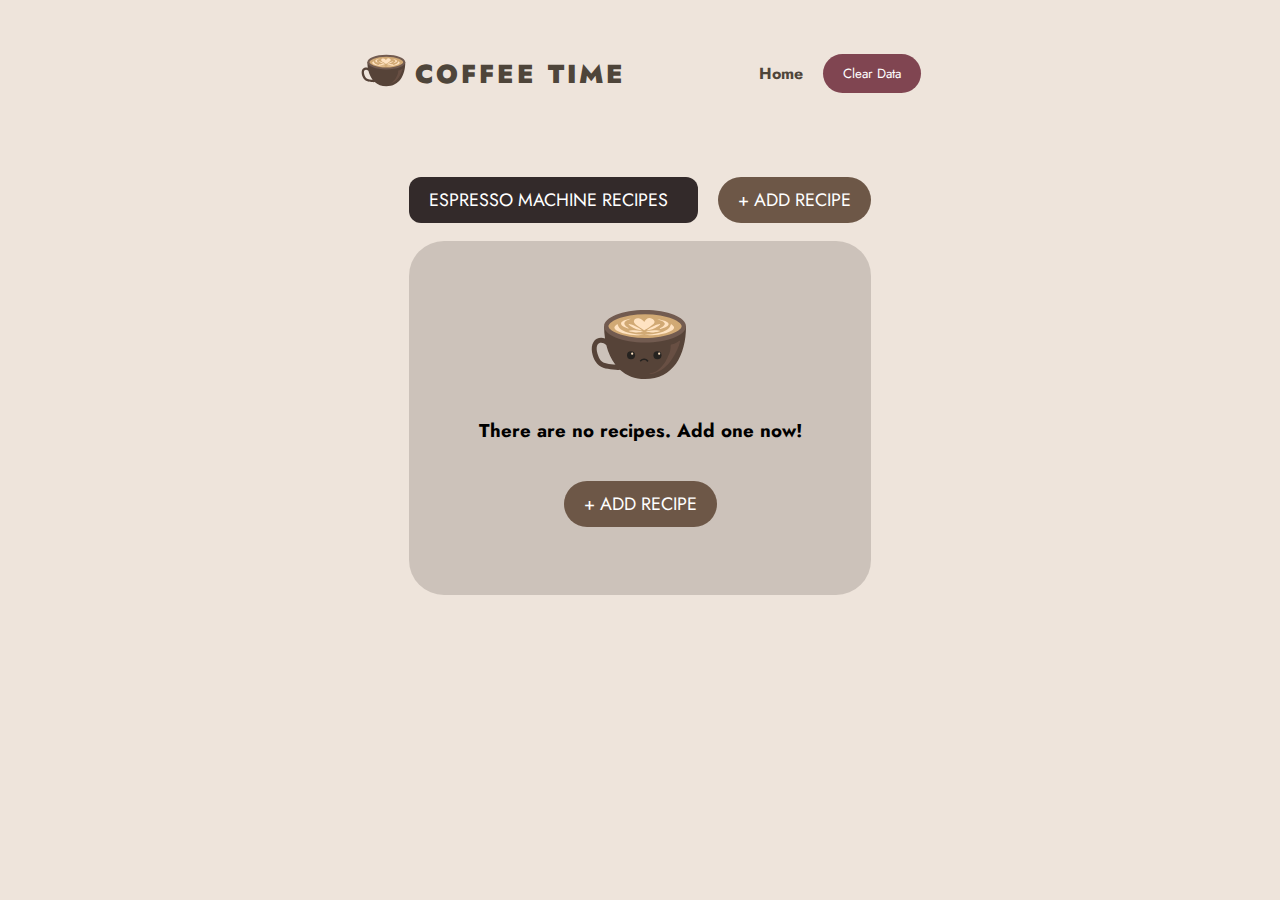
<file: index.html>
<!DOCTYPE html>
<html lang="en">
<head>
    <meta charset="UTF-8">
    <meta name="viewport" content="width=device-width, initial-scale=1.0">
    <title>Coffee Time</title>
    <link rel="stylesheet" href="style/style.css"></head>
    <style>
        @import url('https://fonts.googleapis.com/css2?family=Jost:ital,wght@0,100..900;1,100..900&family=Libre+Baskerville:ital,wght@0,400;0,700;1,400&family=Oxygen+Mono&display=swap');
    </style>
    <script src="https://ajax.googleapis.com/ajax/libs/jquery/3.7.1/jquery.min.js"></script>
    <script src="script/index.js"></script>
        
        <body>
            <div id="container">

            <header>
                
                <div id="logo">
                    <div id="logoIcon"><img src="asset/coffeetimelogo.svg" alt="Logo Icon" ></div>
                    <div id="logoText">COFFEE TIME</div>
                </div>
                <div id="headernav">
                    <ul class="navlist">
                        <li class="navlink"><a href="index.html">Home</a></li>
                        <!-- <li class="navlink">Ratio Convertor</li> -->
                        <li id="clearbuttonsection"><button type="button" id="clearData">Clear Data</button></li>
                    </ul>
                </div>
            </header>

            <main id="recipeListBackGround">
                <div id="recipeNav">
                    <p id="espressoRecipesBtn">ESPRESSO MACHINE RECIPES</h2>
                    <a href="views/addRecipe.html"><p class="addRecipeBtn">+ ADD RECIPE</h2> </a>
                    </div>

                <div id="noneSection"> 
                    <img src="asset/sadcoffee-01.svg">
                    <h3> There are no recipes. Add one now! </h3>
                    <a href="views/addRecipe.html"><p class="addRecipeBtn">+ ADD RECIPE</h2> </a>
                </div>
                <div id="recipeSection"> 
                </div>   
                  
            </main>
          </div>      
        </body>
        </html>
</file>
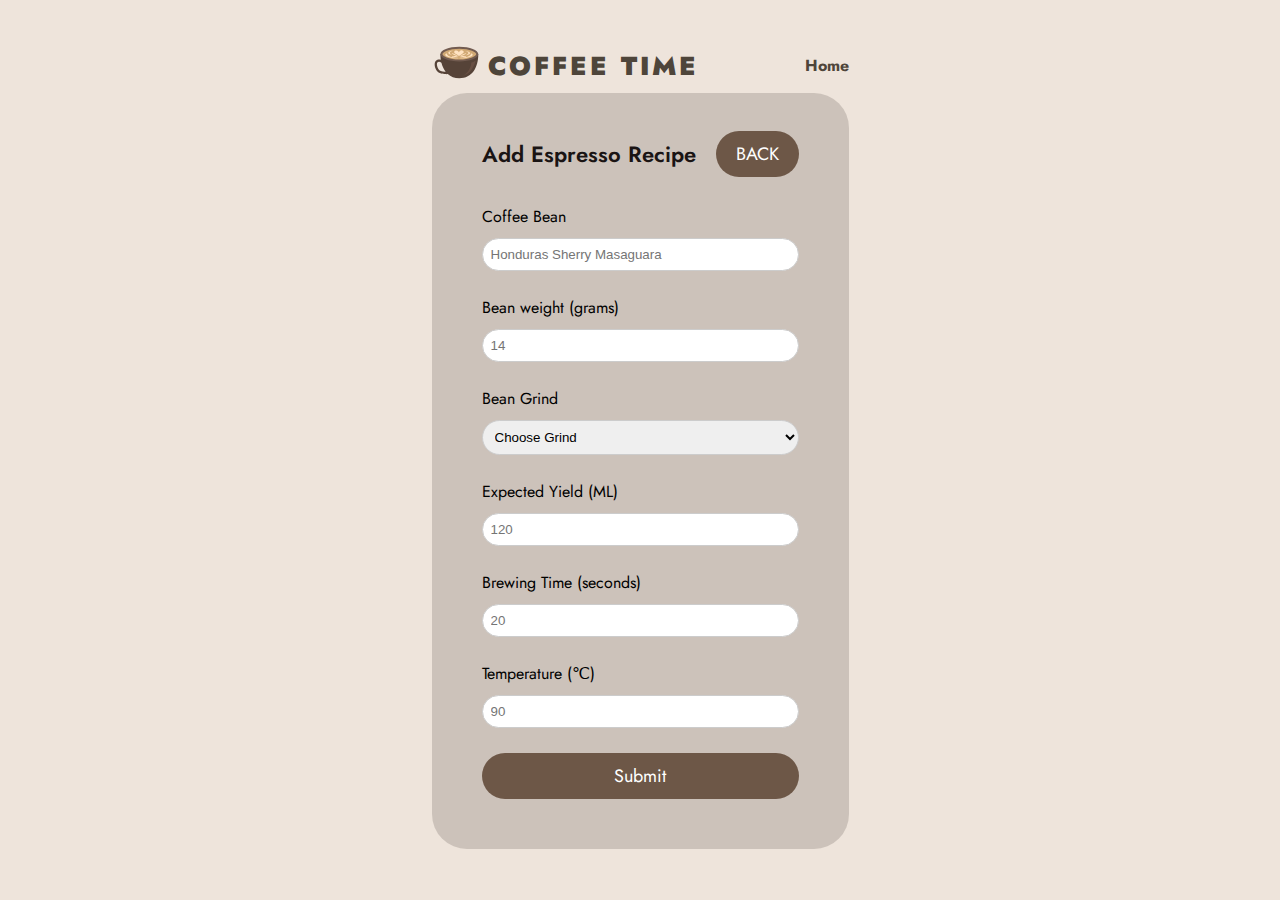
<file: views/addRecipe.html>
<!DOCTYPE html>
<html lang="en">
<head>
    <meta charset="UTF-8">
    <meta name="viewport" content="width=device-width, initial-scale=1.0">
    <title>Coffee Time</title>
    <link rel="stylesheet" href="../style/style.css"></head>
    <style>
        @import url('https://fonts.googleapis.com/css2?family=Jost:ital,wght@0,100..900;1,100..900&family=Libre+Baskerville:ital,wght@0,400;0,700;1,400&family=Oxygen+Mono&display=swap');
    </style>
    <script src="https://ajax.googleapis.com/ajax/libs/jquery/3.7.1/jquery.min.js"></script>
    <script src="../script/recipe.js"></script>

    
        <body>
        <div id="container"> 
            <header>    
                <div id="logo">
                    <div id="logoIcon"><img src="../asset/coffeetimelogo.svg" alt="Logo Icon" ></div>
                    <div id="logoText">COFFEE TIME</div>
                </div>
                <div id="headernav">
                    <ul class="navlist">
                        <li><a href="../index.html">Home</a></li>
                        <!-- <li>Ratio Convertor</li> -->
                    </ul>
                </div>
            </header>

            <main>
                <div id="formBackground"> 
                    <div id="recipeNav">
                    <h2 class="addRecipeTitle">Add Espresso Recipe</h2>
                    <a href="../index.html"><p class="addRecipeBtn">BACK</p> </a>
                    </div>
                    <form id="addEspressoRecipe" class="addRecipe">

                        <label for="coffeeBean">Coffee Bean</label>
                        <input type="text" id="coffeeBean" name="coffeeBean" placeholder="Honduras Sherry Masaguara">

                        <label for="beanGrams">Bean weight (grams)</label>
                        <input type="text" inputmode="numeric" id="beanGrams" name="beanGrams" placeholder="14">

                        <label for="beanGrind">Bean Grind</label>
                        <select id="beanGrind" name="beanGrind">
                            <option value="">Choose Grind</option>
                            <option value="coarse">Coarse</option>
                            <option value="medium">Medium</option>
                            <option value="fine">Fine</option>
                        </select>

                        <label for="yieldML">Expected Yield (ML)</label>
                        <input type="text" inputmode="numeric" id="yieldML" name="yieldML" min="0" step="0.1" placeholder="120">
                      
                        <label for="brewingTime">Brewing Time (seconds) </label>
                        <input type="text" inputmode="numeric" id="brewingTime" name="brewingTime" placeholder="20">

                        <label for="temperature">Temperature (&#8451;) </label>
                        <input type="text" inputmode="numeric" id="temperature" name="temperature" placeholder="90">

                        <input type="submit" id="submit" name="submit" class="addRecipeBtn">
                    </form>
                </div>
            </main>
        
        </div>
        </body>
</file>
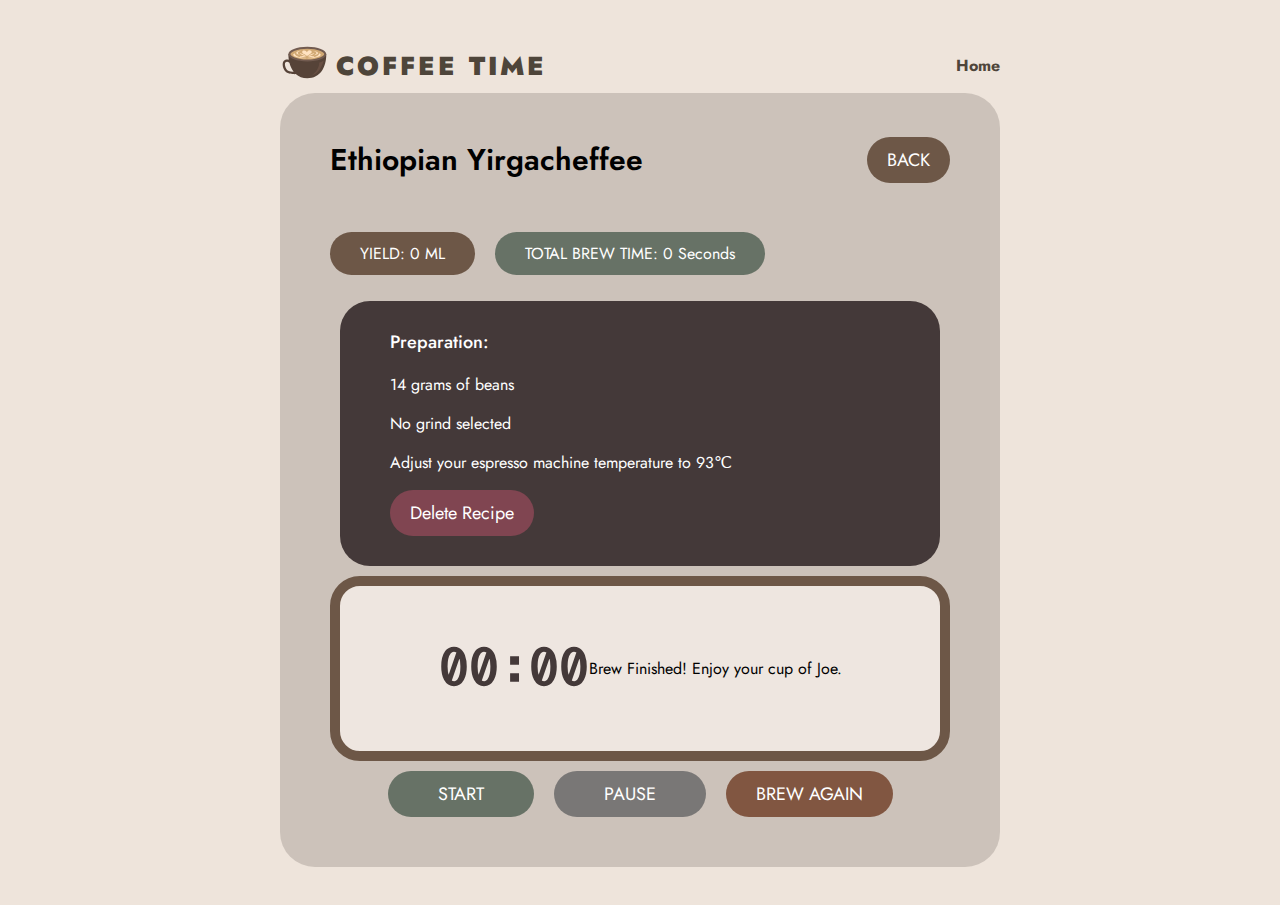
<file: views/espressobrew.html>
<!DOCTYPE html>
<html lang="en">
<head>
    <meta charset="UTF-8">
    <meta name="viewport" content="width=device-width, initial-scale=1.0">
    <title>Coffee Time</title>
    <link rel="stylesheet" href="../style/style.css"></head>
    <style>
        @import url('https://fonts.googleapis.com/css2?family=Jost:ital,wght@0,100..900;1,100..900&family=Libre+Baskerville:ital,wght@0,400;0,700;1,400&family=Oxygen+Mono&display=swap');
    </style>
    <script src="https://ajax.googleapis.com/ajax/libs/jquery/3.7.1/jquery.min.js"></script>
    <script src="../script/brew.js"></script>

        
        <body>
            <div id="container">
            <header>
                <div id="logo">
                    <div id="logoIcon"><img src="../asset/coffeetimelogo.svg" alt="Logo Icon" ></div>
                    <div id="logoText">COFFEE TIME</div>
                </div>
                <div id="headernav">
                    <ul class="navlist">
                        <li><a href="../index.html">Home</a></li>
                        <!-- <li>Ratio Convertor</li> -->
                    </ul>
                </div>
            </header>

            <main>   
                <div id="brewBackground">
                    <div id="recipeNav">
                        <h2 id="recipeBrewTitle">Ethiopian Yirgacheffee</h2>
                        <div id="navButtons">
                            <a href="../index.html"><p class="addRecipeBtn">BACK</p> </a>  
                        </div>

                    </div>
                    <div id="brewInfo">
                        <p id="waterML">YIELD: 0 ML</p>
                        <p id="pourTime">TOTAL BREW TIME: 0 Seconds</p>     
    
                    </div>
                    <div id="preparation">
                        <p class="prepTitle">Preparation:</p>
                        <p id="beansGram">14 grams of beans</p>
                        <p id="beanGrindText">No grind selected</p>
                        <p id="temperature">Adjust your espresso machine temperature to 93&#8451;</p>
                        <button type="button" id="deleteRecipe">Delete Recipe</button>    
                    </div>
                    <div id="timeDisplay">
                        <span id="secsOut" class="timerText">00:</span>
                        <span id="miliSecsOut" class="timerText">00</span>
                        <span id="brewFinished" class="finishedText">Brew Finished! Enjoy your cup of Joe.</span>
                    </div>

                    <div id="timerBtnNav">
                        <button type="button" id="startTimer">START</button>
                        <button type="button" id="pauseTimer">PAUSE</button>
                        <button type="button" id="brewAgain">BREW AGAIN</button>
                    </div>
    


              
            </main>
        
            </div> 
        </body>
</file>
<file: style/style.css>
body{
    padding:50px;
    background-color:#EEE4DB;
    display: flex;
    justify-content: center;
    align-items: center;
    padding:30px;
    font-family: "Jost", Helvetica, sans-serif;
}

a:link {
    color: rgb(255, 255, 255);
    text-decoration: none;
  }
  
  a:visited {
    color: rgb(255, 255, 255);
    text-decoration: none;
  }
  
  
  a:hover {
    color: rgb(255, 239, 207);
    text-decoration: none;
  }
  
  a:active {
    color: rgb(255, 255, 255);
    text-decoration: none;
  }



header{
    display: flex;
    flex-direction: row;
    gap:20px;
    justify-content: space-between;
    flex-wrap: wrap;
}

#logo{
    display: flex;
    flex-direction: row;
    align-items: center;
    justify-content: left;
    gap:0.5vw;
}

#logoText{
    color: #4E453A;
    font-family: Jost;
    font-size: 26px;
    font-style: normal;
    font-weight: 900;
    line-height: normal;
    letter-spacing: 3px;
 }

#logo img{
    min-width: 50px;
    height:auto;
}

#logo img:hover{
        animation-name: coffeeMove;
        animation-duration: 0.2s;
        animation-iteration-count: 2;
}


/*Index*/
#container{
    display: flex;
    flex-direction: column;
    justify-content: center;
    align-items: left;
}

header{
    justify-content: space-between;
    align-items: center;
}

#recipeListBackGround{
    display: flex;
    padding:50px;
    flex-direction: column;
    justify-content: left;
    align-items: left;
    min-width: auto;
}

#recipeNav{
    display:flex;
    flex-direction: row;
    justify-content: space-between;
    flex-wrap: wrap;
    align-items: center;
    gap:20px;
    width: 500px;
    max-width: 1200px;
    min-width: auto;
}

.navlist{
    display:flex;
    flex-direction: row;
    gap:20px;
    list-style-type: none;
    align-items: center;
    color: #736c64;
    font-size: 16px;
    font-style: normal;
    font-weight: 700;
    line-height: normal;
    flex-wrap: wrap;
}

.navlist li a {
    color: #4E453A;
    font-size: 16px;
    font-style: normal;
    font-weight: 700;
    line-height: normal;
    transition:0.5s;
}

.navlist li a:hover {
    color: #8c7b66;
    font-size: 16px;
    font-style: normal;
    font-weight: 700;
    line-height: normal;
    transition:0.5s;
}

#noneSection{
    display: flex;
    flex-direction: column;
    padding: 50px;
    align-items: center;
    border-radius: 35px;
    background: #CCC2BA;
    padding: 50px;
}

#noneSection img{
    min-width:25%;
    max-width:30%;
    height: auto;
}

#noneSection img:hover{
    animation-name: coffeeMove;
    animation-duration: 0.2s;
    animation-iteration-count: 2;
}


.addRecipeBtn {
    border-radius: 50px;
    background: #6D5747;
    color: white;
    display: flex;
    align-items: center;
    padding: 10px 20px;
    justify-content: center;
    align-items: center;
    gap: 10px;
    transition:0.5s;
    border:none;
    font-family: "Jost";
    font-size: 18px;
}

.addRecipeBtn:hover{
    background: #221b16;
    transition: 0.3s;
    color: rgb(255, 255, 255);
    transition:0.5s;
}

#clearData{
    border-radius: 50px;
    border:none;
    background: #804551;
    color: white;
    display: inline-flex;
    padding: 10px 20px;
    justify-content: center;
    align-items: center;
    gap: 10px;
    transition:0.5s;
    font-family: "Jost";
}


#clearData:hover{
    background: #af5f6f;
    transition:0.5s;
}

#espressoRecipesBtn{
    border-radius: 12px;
    background: #332A2A;
    color: white;
    display: inline-flex;
    padding: 10px 20px;
    justify-content: center;
    align-items: center;
    gap: 10px;
    font-family: "Jost";
    font-size:18px;
    font-weight: 400;
}


.recipeList {
    display: flex;
    flex-direction: row;
    align-items: center;
    padding: 10px 35px 10px 35px;
    gap: 20px;
    border-radius: 20px;
    background: #443939;
    color: white;
    flex-basis: 0;
    justify-content: space-between;
    max-width: 1000px;
}

#recipeSection{
    display: flex;
    flex-direction: column;
    gap: 20px;
    max-width: 1000px;
}

.recipeTitle {
    text-align: left;
    font-family: "Jost";
    font-style: normal;
    font-weight: 600;
    font-size:24px;
    font-style: normal;
    margin: 0;
    max-width: 350px;
}

.listRight{
    display: flex;
    flex-direction: row;
    align-items: center;
    gap: 25px;
    justify-content: flex-end;
}

.brewNowBtn{
    border-radius: 50px;
    background: #6D5747;
    color: white;
    display: inline-flex;
    padding: 10px 20px;
    justify-content: center;
    align-items: center;
    gap: 10px;
    transition:0.5s;
    font-family: "Jost";
    font-size: 18px;
}

.brewNowBtn:hover{
    background: #5e463e;
    transition: 0.3s;
    color: rgb(255, 255, 255);
    transition:0.5s;
    padding: 10px 20px;
}


/*Add Recipe*/

#formBackground{
    border-radius: 35px;
    background: #CCC2BA;
    padding: 20px 50px 50px 50px;
    display: flex;
    flex-direction: column;
    justify-content: center;
    align-items: space-between;
    gap:10px;
    max-width: 800px;
}

.addRecipe{
    display: flex;
    flex-direction: column;
    align-items: left;
    gap:10px;
    width: auto;
}

#addEspressoRecipe input[type="text"],
#addEspressoRecipe input[type="number"] {
    width: 100%;
    padding: 8px;
    margin-bottom: 15px;
    border: 1px solid #ccc;
    border-radius: 35px;
    box-sizing: border-box; 
}

.addRecipeTitle{
    color: #1a1414;
    font-family: "Jost";
    font-size: 22px;
    font-style: normal;
    font-weight: 600;
    margin:0;
}
#navButtons{
    display: flex;
    flex-direction: row;
    gap:10px;
    margin:0;
}

#deleteRecipe{
    box-sizing: border-box;
    border-radius: 50px;
    border:none;
    background: #804551;
    color: white;
    display: flex;
    align-items: center;
    padding: 10px 20px;
    justify-content: center;
    align-items: center;
    transition:0.5s;
    border:none;
    font-family: "Jost";
    font-size: 18px;
    margin:0;
    align-self: flex-end;
}

#deleteRecipe:hover{
    background: #b74747;
    transition: 0.3s;
    color: rgb(255, 255, 255);
    transition:0.5s;
}

#beanGrind{
    width: 100%;
    padding: 8px;
    margin-bottom: 15px;
    border: 1px solid #ccc;
    border-radius: 35px;
    box-sizing: border-box; 
}

/*Brew page*/

#recipeNav,
#brewInfo,
#preparation,
#timeDisplay,
#timerBtnNav {
    max-width: 800px;
    width: 100%;
    margin: 0 auto;
}


#brewBackground{
    border-radius: 35px;
    background: #CCC2BA;
    padding: 20px 50px 50px 50px;
    display: flex;
    flex-direction: column;
    justify-content: center;
    align-items: space-between;
    gap:10px;
}

#recipeNav{
    justify-content:space-between;
    padding: 0;
}

#brewInfo{
    display: flex;
    flex-direction: row;
    gap:20px;
    justify-content:left;
}

#waterML{
    border-radius: 50px;
    background: #6D5747;
    padding: 10px 30px;
    gap: 10px;
    color:white;
    font-family: "Jost";
    font-style: normal;
    font-weight: 400;
    font-size:16px;
    font-style: normal;
}

#pourTime{
    border-radius: 50px;
    background: #677266;
    padding: 10px 30px;
    gap: 10px;
    color:white;
    font-family: "Jost";
    font-style: normal;
    font-weight: 400;
    font-size:16px;
    font-style: normal;
}

#preparation{
    border-radius: 30px;
    background: #443939;
    width:500px;
    padding:10px 50px 30px 50px;
    color: white;
}



#timeDisplay{
    display: flex;
    flex-direction: row;
    align-items: center;
    justify-content: center;
    border-radius: 30px;
    border: 10px solid #6D5747;
    background: #EEE6E0;
    width:500px;
    padding:50px;
}

.timerText{
    color: #443939;
    text-align: center;
    font-size: 50px;
    font-style: normal;
    font-weight: 700;
    line-height: normal;
    font-family: "Oxygen Mono", monospace;
}

#timerBtnNav{
    display: flex;
    flex-direction: row;
    gap: 20px;
    align-items: center;
    justify-content: center;
}

#startTimer{
    border-radius: 50px;
    border:none;
    background: #677266;
    color:white;
    padding: 10px 50px;
    transition: 0.5s;
    font-family: "Jost";
    font-size:18px;
    font-weight: 400;
}

#startTimer:hover{
    border-radius: 50px;
    border:none;
    background: #44674c;
    color:white;
    padding: 10px 60px;
    transition: 0.5s;
}

#pauseTimer{
    border-radius: 50px;
    border:none;
    background: #797776;
    color:white;
    padding: 10px 50px;
    transition: 0.5s;
    font-family: "Jost";
    font-size:18px;
    font-weight: 400;
}

#pauseTimer:hover{
    border-radius: 50px;
    border:none;
    background: #696461;
    color:white;
    padding: 10px 60px;
    transition: 0.5s;
}


#brewAgain{
    border-radius: 50px;
    border:none;
    background: #815641;
    color:white;
    padding: 10px 30px;
    transition: 0.5s;
    font-family: "Jost";
    font-size:18px;
    font-weight: 400;
}
#brewAgain:hover{
    border-radius: 50px;
    border:none;
    background: #8e6550;
    color:white;
    padding: 10px 50px;
    transition: 0.5s;
}

.prepTitle{
    color: #FFF;
    font-family: "Jost";
    font-size: 18px;
    font-style: normal;
    font-weight: 500;
}

#recipeBrewTitle {
    text-align: left;
    font-family: "Jost";
    font-style: normal;
    font-weight: 600;
    font-size:30px;
    font-style: normal;
}

/*Animation*/

@keyframes coffeeMove {
    0% {
        transform: rotate(0deg)
    }
  
    50% {
        transform: rotate(-5deg)
    }

    100%{
        transform: rotate(0deg)
    }
  }

  /*Mobile reponsive layout for the app*/

  @media (max-width: 600px) {

    /*Index*/
    #container{
        flex-direction: column;
    }
    header{
        flex-direction: column;
    }
    #recipeListBackGround{
        max-width:320px;
        margin-top: 0px;
        padding:10px;
    }
    #recipeNav{
        flex-direction: column;
        justify-content: center;
        align-items: center;
        gap:20px;
        max-width:  320px;
    }
    .recipeList{
        flex-direction: column;
        justify-content: left;
    }
    .brewNowBtn{
        padding: 5px 5px;
        width:100px;
        font-size:14px;
    }
    
    /*BrewNow*/

    #brewInfo,
    #preparation,
    #timeDisplay,
    #timerBtnNav {
        max-width: 320px;
    }
    #recipeNav{
        justify-content: center;
        flex-direction: row;
        flex-wrap: wrap;
        align-items: center;
        gap:25px;
        width: 320px;
    }
    
    #brewInfo{
        gap:10px;
    }
    
    #preparation{
        width:300px;
        padding:25px;
    }
        
    #timeDisplay{
        width:300px;
        padding:25px;
    }
    
    #timeBtnNav{
        width:300px;
        gap:10px;
        flex-wrap: wrap;
    }
    
    #startTimer,
    #pauseTimer,
    #brewAgain {
        padding: 10px 20px;
    }

    #noneSection h3{
        text-align: center;
    }
    #noneSection img{
        max-width:50%;
        height: auto;
    }
  }
</file>
